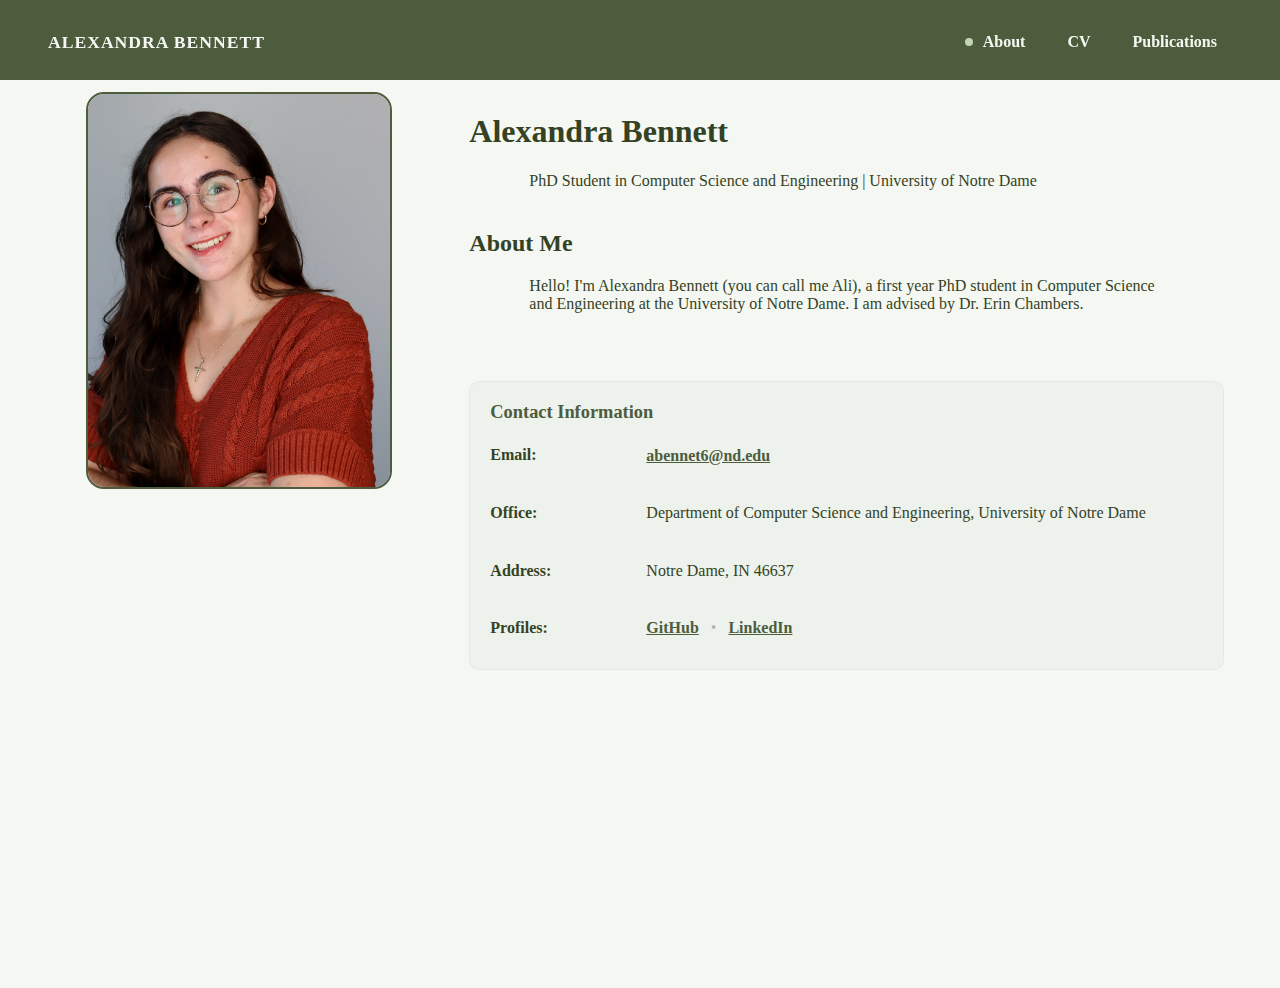
<file: index.html>
<!DOCTYPE html>
<html lang="en">
<head>
    <meta charset="UTF-8">
    <meta name="viewport" content="width=device-width, initial-scale=1.0">
    <link rel = "stylesheet" href = "styles.css">
    <title>Alexandra Bennett</title>
</head>
<body class="page-index">
    <nav class="topnav">        <a href="index.html" class="nav-brand">ALEXANDRA BENNETT</a>        <div class="nav-inner">
            <a href="index.html" class="active"><span class="dot dot-muted" aria-hidden="true"></span>About</a>
            <a href="cv.html">CV</a>
            <a href="publications.html">Publications</a>
        </div>
    </nav>

    <main>
        <div class="main-content">
            <div class="left-image" aria-hidden="true">
                <img src="resources/headshot.jpg" alt="Alexandra Bennett portrait">
            </div>
            <div class="main-body">
                <h1>Alexandra Bennett</h1>
                <p>PhD Student in Computer Science and Engineering | University of Notre Dame</p>
                <h2>About Me</h2>
                <p>Hello! I'm Alexandra Bennett (you can call me Ali), a first year PhD student in Computer Science and Engineering at the University of Notre Dame.
                    I am advised by Dr. Erin Chambers.</p>

                <section class="contact-box" aria-labelledby="contact-heading">
                    <h2 id="contact-heading">Contact Information</h2>
                    <div class="contact-grid">
                        <div class="contact-item">
                            <strong>Email:</strong>
                            <div><a href="mailto:abennet6@nd.edu">abennet6@nd.edu</a></div>
                        </div>
                        <div class="contact-item">
                            <strong>Office:</strong>
                            <div>Department of Computer Science and Engineering, University of Notre Dame</div>
                        </div>
                        <div class="contact-item">
                            <strong>Address:</strong>
                            <div>Notre Dame, IN 46637</div>
                        </div>
                        <div class="contact-item contact-links">
                            <strong>Profiles:</strong>
                            <div>
                                <a href="https://github.com/a-m-bennett" target="_blank" rel="noopener">GitHub</a>
                                <span class="sep">•</span>
                                <a href="https://www.linkedin.com/in/alexandra-bennett-nd/" target="_blank" rel="noopener">LinkedIn</a>
                            </div>
                        </div>
                    </div>
                </section>
            </div>
        </div>
    </main>
</body>
</html>
</file>
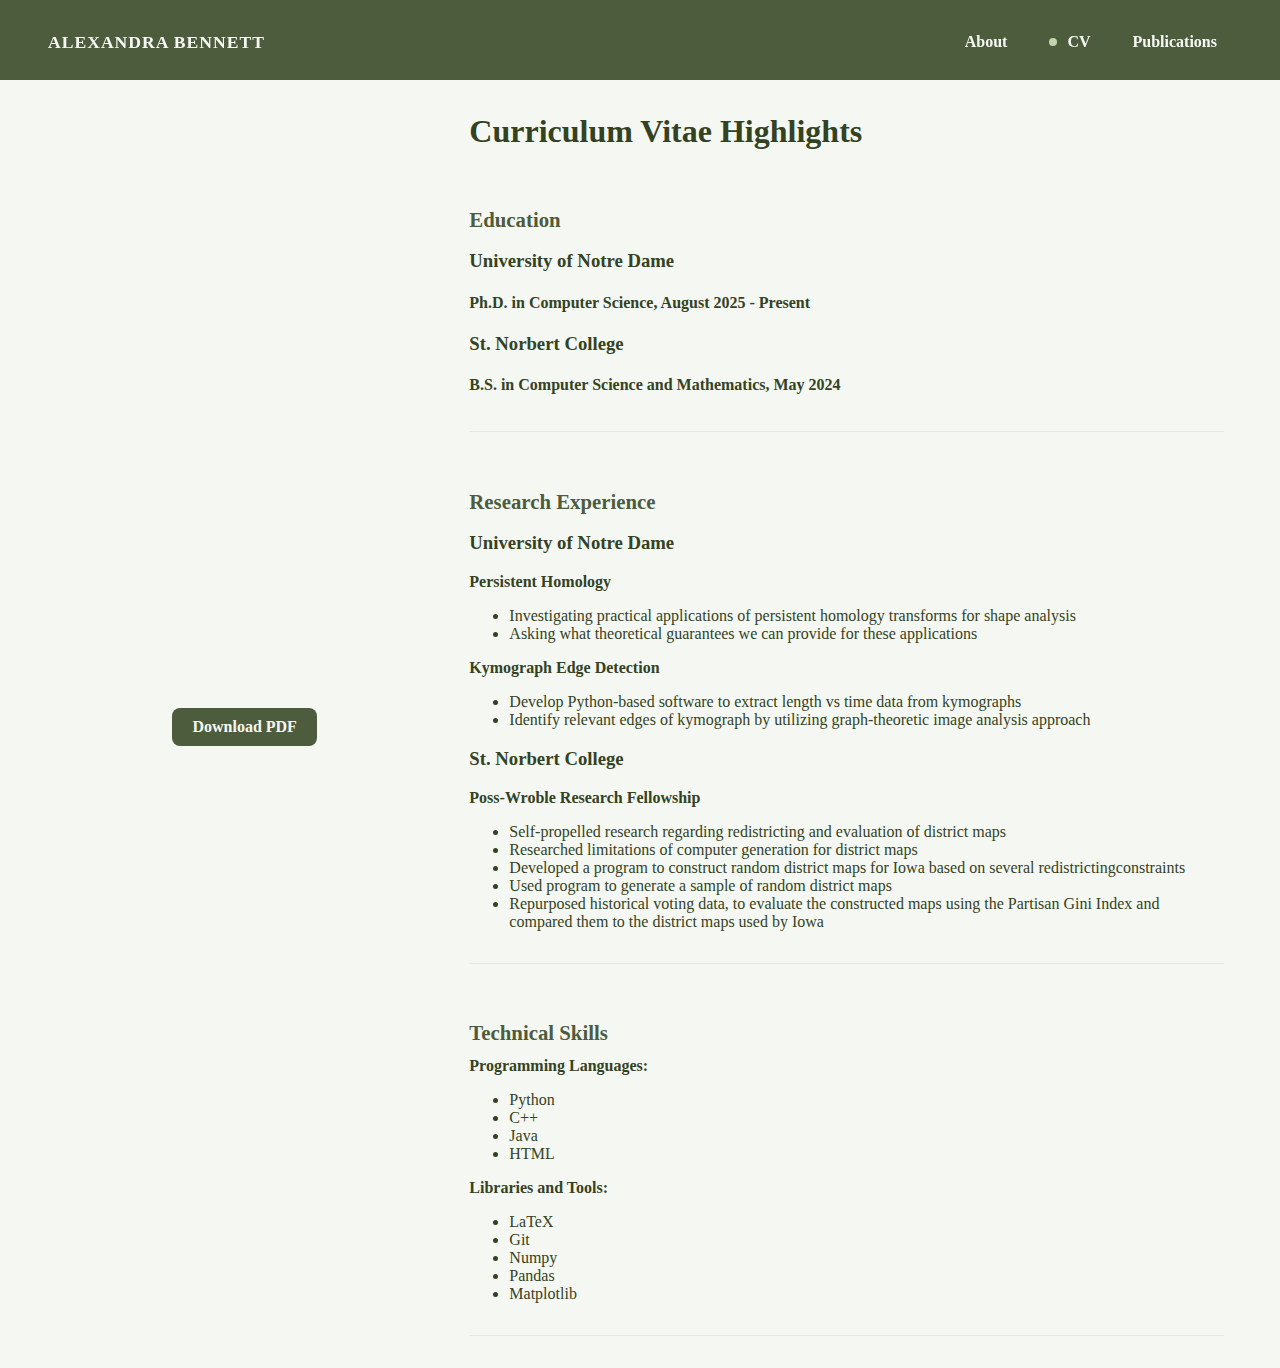
<file: cv.html>
<!DOCTYPE html>
<html lang="en">
<head>
    <meta charset="UTF-8">
    <meta name="viewport" content="width=device-width, initial-scale=1.0">
    <link rel="stylesheet" href="styles.css">
    <title>CV — Alexandra Bennett</title>
</head>
<body class="page-cv">
    <nav class="topnav">
        <a href="index.html" class="nav-brand">ALEXANDRA BENNETT</a>
        <div class="nav-inner">
            <a href="index.html">About</a>
            <a href="cv.html" class="active"><span class="dot dot-muted" aria-hidden="true"></span>CV</a>
            <a href="publications.html">Publications</a>
        </div>
    </nav>

    <main>

        <div class="main-content">
            <div class = "main-body">
                <iframe src="resources/CV.pdf" width="100%" height="600px" style="border: none;">
                    <p>Your browser does not support PDFs. <a href="resources/CV.pdf">Download the PDF</a>.</p>
                </iframe>
                <center><a href="resources/CV.pdf" download class="download-btn">Download PDF</a></center>
            </div>
            <div class="main-body">
                <h1>Curriculum Vitae Highlights</h1>
                <section class="cv-section">
                    <h2>Education</h2>
                    <h3>University of Notre Dame</h3>
                    <h4>Ph.D. in Computer Science, August 2025 - Present</h4>
                    <h3>St. Norbert College</h3>
                    <h4>B.S. in Computer Science and Mathematics, May 2024</h4>
                </section>
                <section class="cv-section">
                    <h2>Research Experience</h2>
                    <h3>University of Notre Dame</h3>
                    <strong>Persistent Homology</strong>
                    <ul>
                        <li>Investigating practical applications of persistent homology transforms for shape analysis</li>
                        <li>Asking what theoretical guarantees we can provide for these applications</li>
                    </ul>
                    <strong>Kymograph Edge Detection</strong>
                    <ul>
                        <li> Develop Python-based software to extract length vs time data from kymographs</li>
                        <li>Identify relevant edges of kymograph by utilizing graph-theoretic image analysis approach</li>
                    </ul>
                    <h3>St. Norbert College</h3>
                    <strong>Poss-Wroble Research Fellowship</strong>
                    <ul>
                        <li>Self-propelled research regarding redistricting and evaluation of district maps </li>
                        <li> Researched limitations of computer generation for district maps</li>
                        <li>Developed a program to construct random district maps for Iowa based on several redistrictingconstraints </li>
                        <li>Used program to generate a sample of random district maps </li>
                        <li>Repurposed historical voting data, to evaluate the constructed maps using the Partisan Gini Index and compared them to the district maps used by Iowa </li>  
                    </ul>
                </section>
                <section class="cv-section">
                    <h2>Technical Skills</h2>
                    <strong>Programming Languages:</strong>
                    <ul>
                        <li>Python</li>   
                        <li>C++</li> 
                        <li>Java</li>
                        <li>HTML</li>
                    </ul>
                    <strong>Libraries and Tools:</strong>
                    <ul>
                        <li>LaTeX</li>   
                        <li>Git</li> 
                        <li>Numpy</li>
                        <li>Pandas</li>
                        <li>Matplotlib</li>
                    </ul>
                </section>
            </div>
        </div>
    </main>
</body>
</html>
</file>
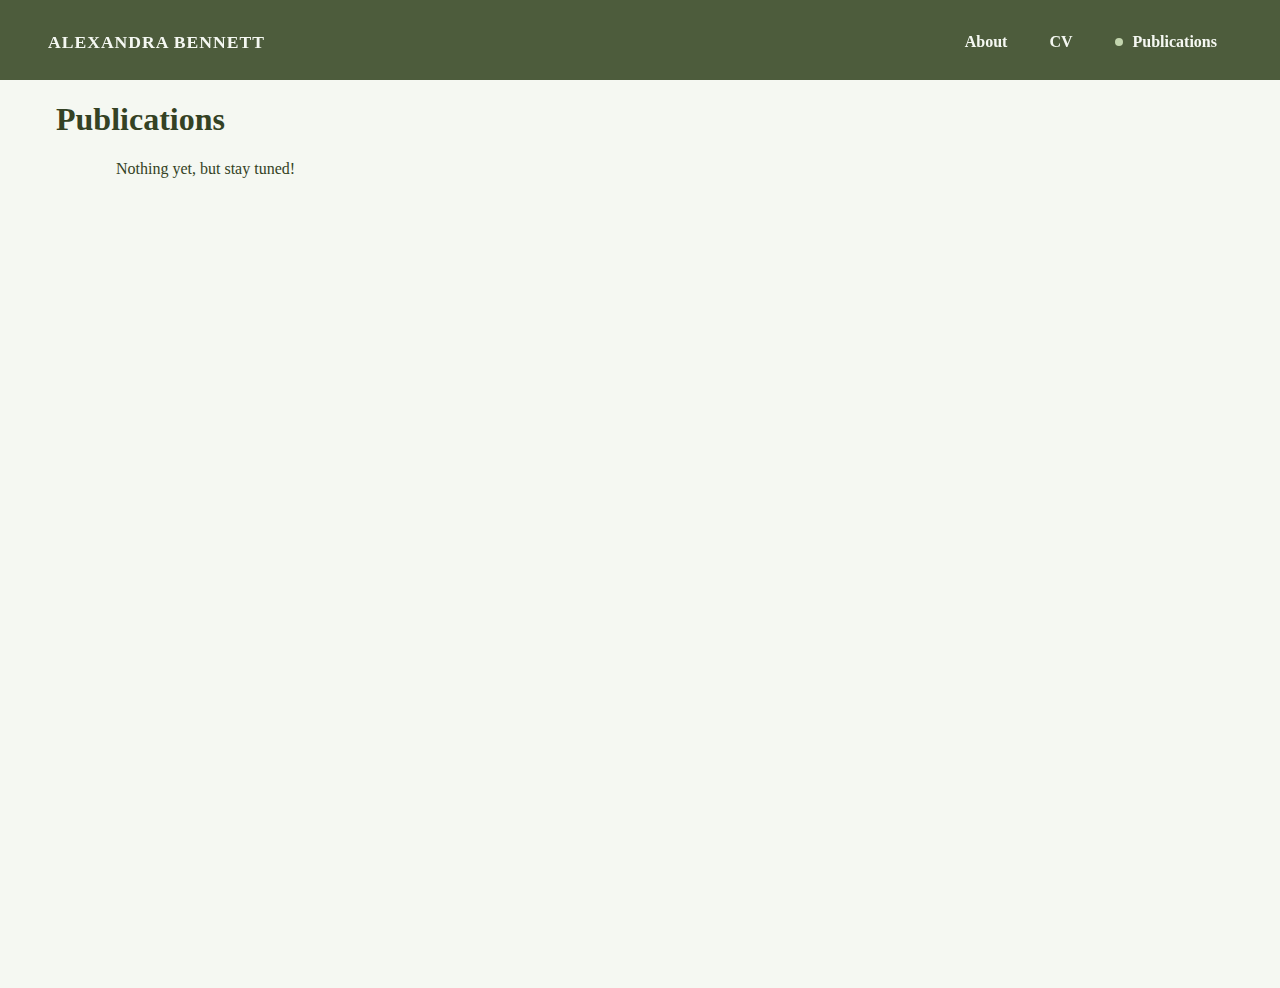
<file: publications.html>
<!DOCTYPE html>
<html lang="en">
<head>
    <meta charset="UTF-8">
    <meta name="viewport" content="width=device-width, initial-scale=1.0">
    <link rel="stylesheet" href="styles.css">
    <title>Publications — Alexandra Bennett</title>
</head>
<body class="page-publications">
    <nav class="topnav">        <a href="index.html" class="nav-brand">ALEXANDRA BENNETT</a>        <div class="nav-inner">
            <a href="index.html">About</a>
            <a href="cv.html">CV</a>
            <a href="publications.html" class="active"><span class="dot dot-muted" aria-hidden="true"></span>Publications</a>
        </div>
    </nav>

    <main>
        <h1>Publications</h1>
        <p>Nothing yet, but stay tuned!</p>
    </main>
</body>
</html>
</file>
<file: styles.css>
:root {
    --primary: #4d5c3c; 
    --secondary: #728859; 
    --muted: #c3d5ae;

    --bg: #f5f8f2; /* off-white background */
    --text-light: #f5f8f2;
    --text-dark: #344224;
}  

body {
    background-color: var(--bg);
    width: auto;
    min-height: 100vh;
    font-family: Georgia, serif;
    color: var(--text-dark);
}  
img {
    border: 5px solid var(--primary);
    border-radius: 30px;
} 
.header {
    padding-left: 40px;
    padding-right: 40px;
    padding-top: 10px;
    font-size:x-large;
    text-align: center;
    color: var(--text-dark);
    font-family: Georgia, serif;
} 

.textbox {
        padding-left: 40px;
        padding-right: 40px;
        padding-top: 10px;
        font-size: x-large;
        text-align: center;
        color: var(--text-dark);
        font-family: Georgia, serif;
        /* subtle translucent tint of the secondary (mauve) */
        background-color: rgba(178,148,160,0.12);
        border-radius: 20px;
        width: 700px;
        padding-top: 10px;
        border: 3px solid var(--muted);
}  
p {
    padding-top: -22px;
    padding-bottom: 20px; 
    padding-right: 60px;
    padding-left: 60px;
    font-size: medium;
}
a:link,
a:visited,
a:active {
    background-color: transparent;
    color: var(--text-dark);
    padding: 8px 10px;
    text-align: center;
    text-decoration: none;
    display: inline-flex;
    align-items: center;
    gap: 8px;
    font-family: Georgia, serif;
    font-weight: 600;
    border-radius: 6px;
    transition: background-color 150ms ease, color 150ms ease;
}

/* make inline links visually match topnav buttons */
a:hover {
    background-color: rgba(66,110,111,0.12); /* subtle tint using primary color */
    color: var(--text-dark);
}

button {
    background-color: var(--primary);
    color: var(--text-light);
    padding: 10px 20px;
    text-align: center;
    text-decoration: none;
    border-radius: 12px;
    display: inline-block;
    font-family: Georgia, serif;
}  

button:hover {
    background-color: var(--muted);
    color: var(--text-dark);
    padding: 10px 20px;
    text-align: center;
    text-decoration: none;
    border-radius: 12px;
    display: inline-block;
    font-family: Georgia, serif;
}

/* Download button styling */
a.download-btn {
    background-color: var(--primary);
    color: var(--text-light);
    padding: 10px 20px;
    text-align: center;
    text-decoration: none;
    border-radius: 8px;
    display: inline-block;
    font-family: Georgia, serif;
    font-weight: 600;
    margin: 12px 0;
}

a.download-btn:hover {
    background-color: var(--muted);
    color: var(--text-dark);
}

/* CV section styling */
.cv-section {
    margin: 24px 0;
    padding: 16px 0;
    border-bottom: 1px solid rgba(66, 110, 111, 0.1);
}

.cv-section h2 {
    color: var(--primary);
    font-size: 1.3rem;
    margin-bottom: 12px;
    font-family: Georgia, serif;
} 

/* Top navigation — pill style with colored dots */
.topnav {
    position: fixed;
    top: 12px;
    left: 48px;
    right: 48px;
    z-index: 1000;
    display: flex;
    justify-content: space-between;
    align-items: center;
    pointer-events: auto;
    gap: 24px;
    background: var(--bg); /* solid background so content scrolls behind */
    padding: 8px 0;
}

/* Colored bar behind topnav */
.topnav::before {
    content: '';
    position: fixed;
    top: 0;
    left: 0;
    right: 0;
    height: 80px;
    background: var(--primary);
    z-index: -1;
}

.nav-brand,
.nav-brand:link,
.nav-brand:visited,
.nav-brand:active {
    color: var(--text-light);
    font-size: 1.1rem;
    font-weight: 700;
    letter-spacing: 1px;
    white-space: nowrap;
    text-decoration: none;
    background: transparent;
    padding: 0;
    display: inline-block;
}

.nav-brand:hover,
.nav-brand:focus {
    background: transparent;
    color: var(--text-light);
}

.topnav .nav-inner {
    width: auto;
    max-width: 700px;
    display: flex;
    align-items: center;
    gap: 22px;
    padding: 5px 5px;
    background: transparent; /* slightly translucent off-white */
    border-radius: 8px;
}
.topnav .nav-inner a {
    color: var(--text-light);
    font-size: 1rem; /* larger text */
    font-weight: 700;
    text-decoration: none;
    padding: 8px 10px;
    display: inline-flex;
    align-items: center;
    gap: 10px;
    border-radius: 6px;
}
.topnav .nav-inner a:hover {
    background-color: transparent; 
    color: var(--text-light);
}

/* colored dot markers */
.topnav .dot { width: 8px; height: 8px; border-radius: 50%; display: inline-block; }
.dot-accent { background: var(--muted); }
.dot-primary { background: var(--primary); }
.dot-secondary { background: var(--secondary); }
.dot-muted { background: var(--muted); }


/* ensure page content sits below the fixed top nav */
body {
    padding-top: 72px;
    padding-left: 48px;
    padding-right: 48px;
}

/* Contact box */
.contact-box {
    margin: 48px 0 24px 0;
    padding: 20px;
    background: rgba(66,110,111,0.04);
    border-radius: 10px;
    border: 1px solid rgba(66,110,111,0.06);
}
.contact-box h2 {
    margin: 0 0 12px 0;
    font-size: 1.15rem;
    color: var(--primary);
}
.contact-grid {
    display: grid;
    grid-template-columns: 1fr; /* stack vertically */
    gap: 16px; /* equal vertical spacing between rows */
    align-items: start;
}
.contact-item {
    display: flex;
    align-items: center; /* vertically align label and content */
    gap: 16px;
    padding: 8px 0; /* consistent vertical padding for equal spacing */
}

.contact-item strong { 
    display: block; 
    margin: 0; 
    color: var(--text-dark);
    width: 140px; /* label column */
    flex: 0 0 140px;
}
.contact-item > div {
    flex: 1 1 auto;
    line-height: 1.6; /* ensure multi-line content has consistent spacing */
}
.contact-item a { color:var(--primary); text-decoration:underline; padding: 0; background: transparent; line-height: 1.6; display: inline; }
.contact-links .sep { margin: 0 8px; color: rgba(0,0,0,0.25); }

@media (max-width: 640px) {
    .nav-inner { max-width: 100%; padding: 8px; }
    body { padding-left: 20px; padding-right: 20px; }
    .contact-item { flex-direction: column; align-items: flex-start; }
    .contact-item strong { width: auto; flex: none; margin-bottom: 6px; }
}

/* Two-column main layout: left image (1/3) and content (2/3) */
.main-content {
    display: grid;
    grid-template-columns: 1fr 2fr;
    gap: 36px;
    align-items: start;
    margin-top: 12px;
}
.left-image {
    display: flex;
    justify-content: center;
    align-items: center;
 }
.left-image img {
    max-width: 80%;
    width: auto;
    height: auto;
    object-fit: cover;
    border-radius: 18px;
    border: 2px solid var(--primary);
    display: block;
    margin-left: 36px;
    margin-right: 48px;
}
.main-body {
    min-width: 0;
}

@media (max-width: 780px) {
    .main-content { grid-template-columns: 1fr; }
    .left-image { max-width: none; order: -1; }
}
</file>
